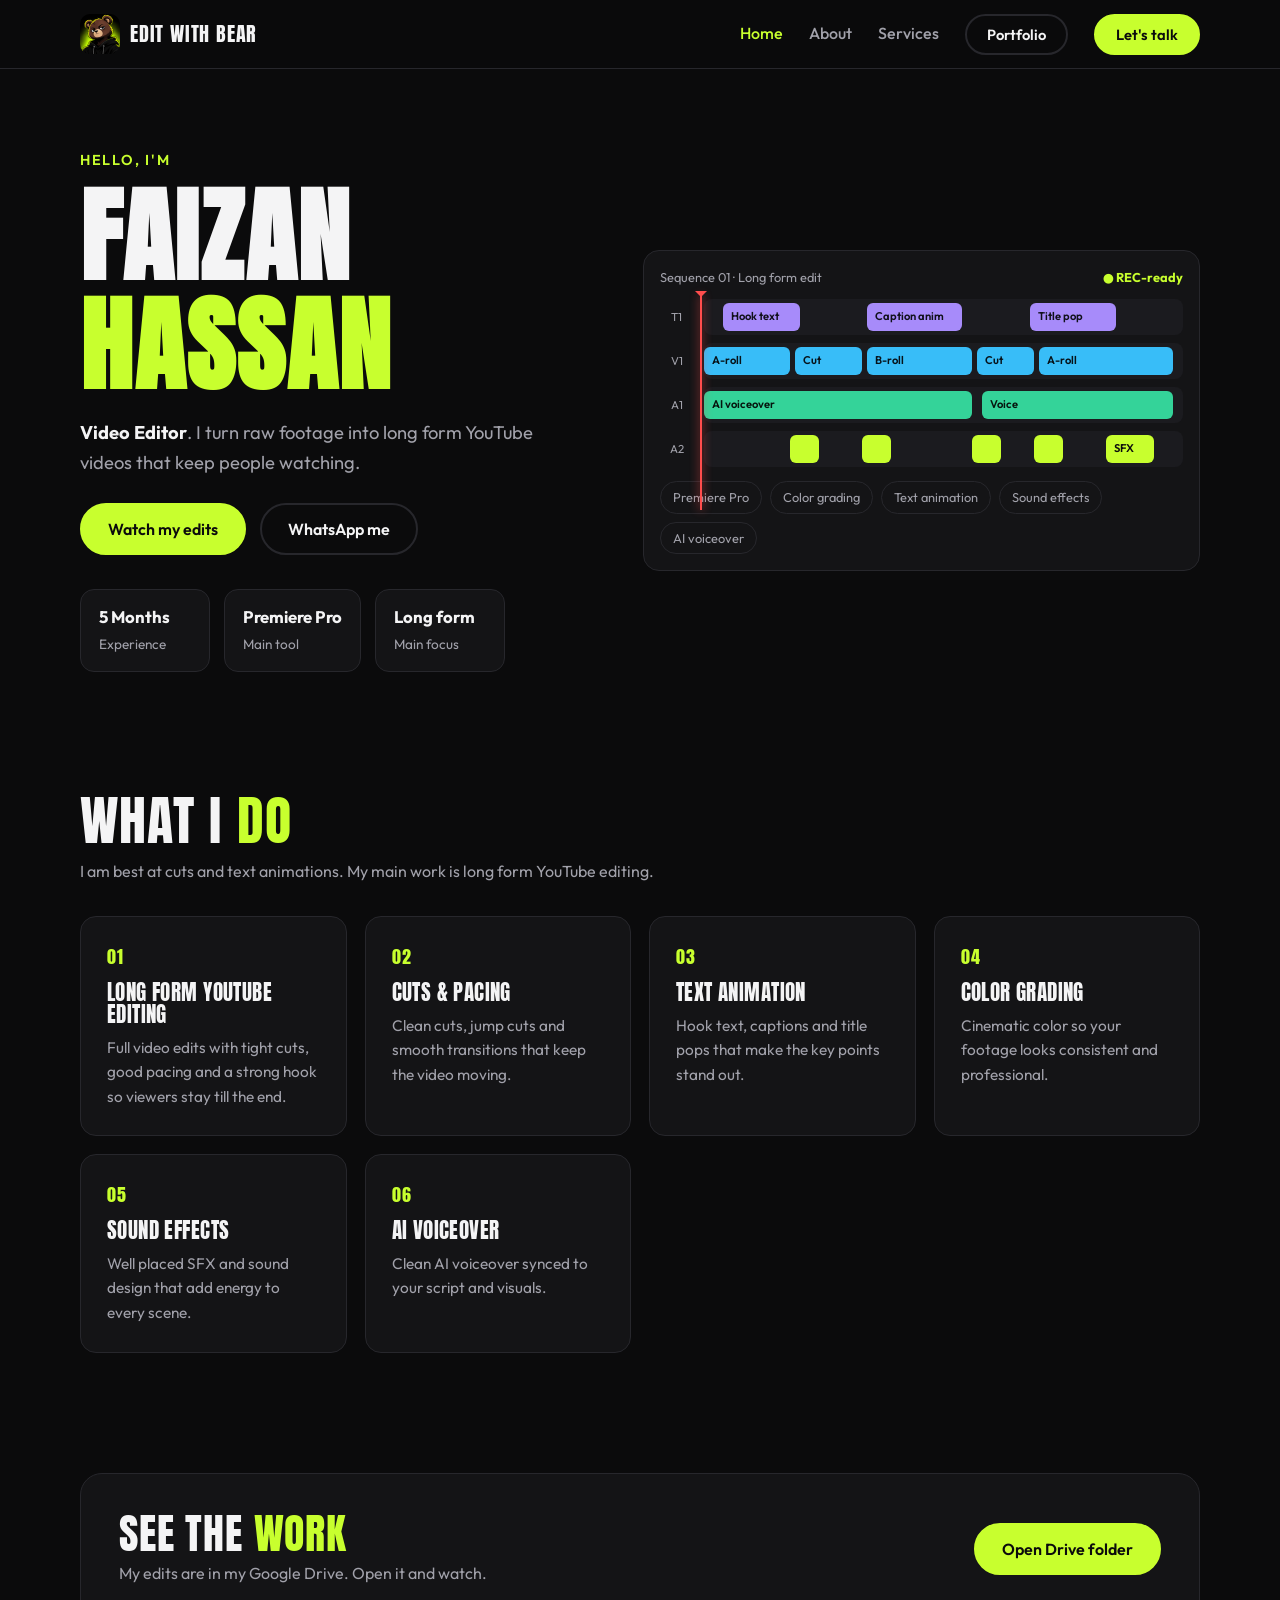
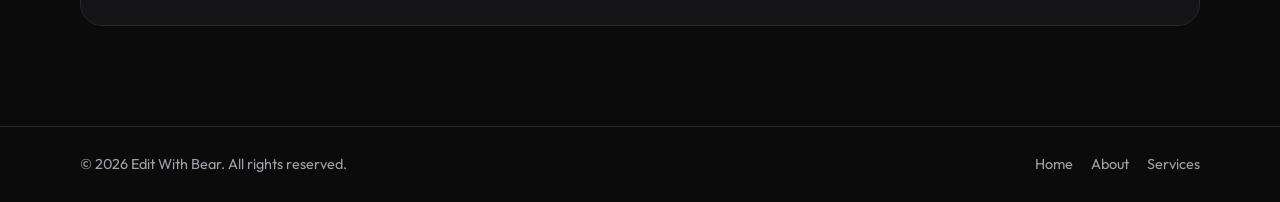
<file: index.html>
<!DOCTYPE html>
<html lang="en">
<head>
<meta charset="UTF-8">
<meta name="viewport" content="width=device-width, initial-scale=1">
<title>Edit With Bear | Faizan Hassan, Video Editor</title>
<meta name="description" content="Faizan Hassan, video editor. Long form YouTube edits, text animations, color grading and sound effects.">
<link rel="preconnect" href="https://fonts.googleapis.com"><link rel="preconnect" href="https://fonts.gstatic.com" crossorigin>
<link href="https://fonts.googleapis.com/css2?family=Anton&family=Outfit:wght@400;500;600;700&display=swap" rel="stylesheet">
<link rel="icon" type="image/png" href="favicon.png">
<link rel="stylesheet" href="style.css">
</head>
<body>
<header id="site-header"></header>
<main>
  <section class="hero">
    <div class="wrap">
      <div>
        <p class="hello">Hello, I'm</p>
        <h1><span class="ln"><b data-site="firstName">Faizan</b></span><span class="ln"><b class="lime" data-site="lastName">Hassan</b></span></h1>
        <p class="intro"><strong style="color:var(--text)" data-site="role">Video Editor</strong>. <span data-site="tagline"></span></p>
        <div class="btns">
          <a class="btn" data-link="drive" href="#">Watch my edits</a>
          <a class="btn ghost" data-link="whatsapp" href="#">WhatsApp me</a>
        </div>
        <div class="stats">
          <div class="stat"><b data-site="experience">5 Months</b><span>Experience</span></div>
          <div class="stat"><b data-site="mainTool">Premiere Pro</b><span>Main tool</span></div>
          <div class="stat"><b>Long form</b><span>Main focus</span></div>
        </div>
      </div>

      <div class="tl" aria-hidden="true" style="--w:calc(100% - 64px)">
        <div class="tl-top"><span>Sequence 01 · Long form edit</span><b>● REC-ready</b></div>
        <div class="track"><em>T1</em><div class="lane">
          <span class="clip t" style="left:4%;width:16%">Hook text</span>
          <span class="clip t" style="left:34%;width:20%">Caption anim</span>
          <span class="clip t" style="left:68%;width:18%">Title pop</span></div></div>
        <div class="track"><em>V1</em><div class="lane">
          <span class="clip v" style="left:0;width:18%">A-roll</span>
          <span class="clip v" style="left:19%;width:14%">Cut</span>
          <span class="clip v" style="left:34%;width:22%">B-roll</span>
          <span class="clip v" style="left:57%;width:12%">Cut</span>
          <span class="clip v" style="left:70%;width:28%">A-roll</span></div></div>
        <div class="track"><em>A1</em><div class="lane">
          <span class="clip a" style="left:0;width:56%">AI voiceover</span>
          <span class="clip a" style="left:58%;width:40%">Voice</span></div></div>
        <div class="track"><em>A2</em><div class="lane">
          <span class="clip s" style="left:18%;width:6%"></span><span class="clip s" style="left:33%;width:6%"></span>
          <span class="clip s" style="left:56%;width:6%"></span><span class="clip s" style="left:69%;width:6%"></span>
          <span class="clip s" style="left:84%;width:10%">SFX</span></div></div>
        <div class="playhead"></div>
        <div class="chips"><span>Premiere Pro</span><span>Color grading</span><span>Text animation</span><span>Sound effects</span><span>AI voiceover</span></div>
      </div>
    </div>
  </section>

  <section class="block">
    <div class="wrap">
      <h2 class="sec-title">What I <span class="lime">do</span></h2>
      <p class="sec-sub">I am best at cuts and text animations. My main work is long form YouTube editing.</p>
      <div class="card-grid" id="services-list"></div>
    </div>
  </section>

  <section class="block">
    <div class="wrap">
      <div class="cta">
        <div><h2>See the <span class="lime">work</span></h2><p>My edits are in my Google Drive. Open it and watch.</p></div>
        <a class="btn" data-link="drive" href="#">Open Drive folder</a>
      </div>
    </div>
  </section>
</main>
<footer id="site-footer"></footer>
<script src="config.js"></script>
<script src="main.js"></script>
</body>
</html>
</file>
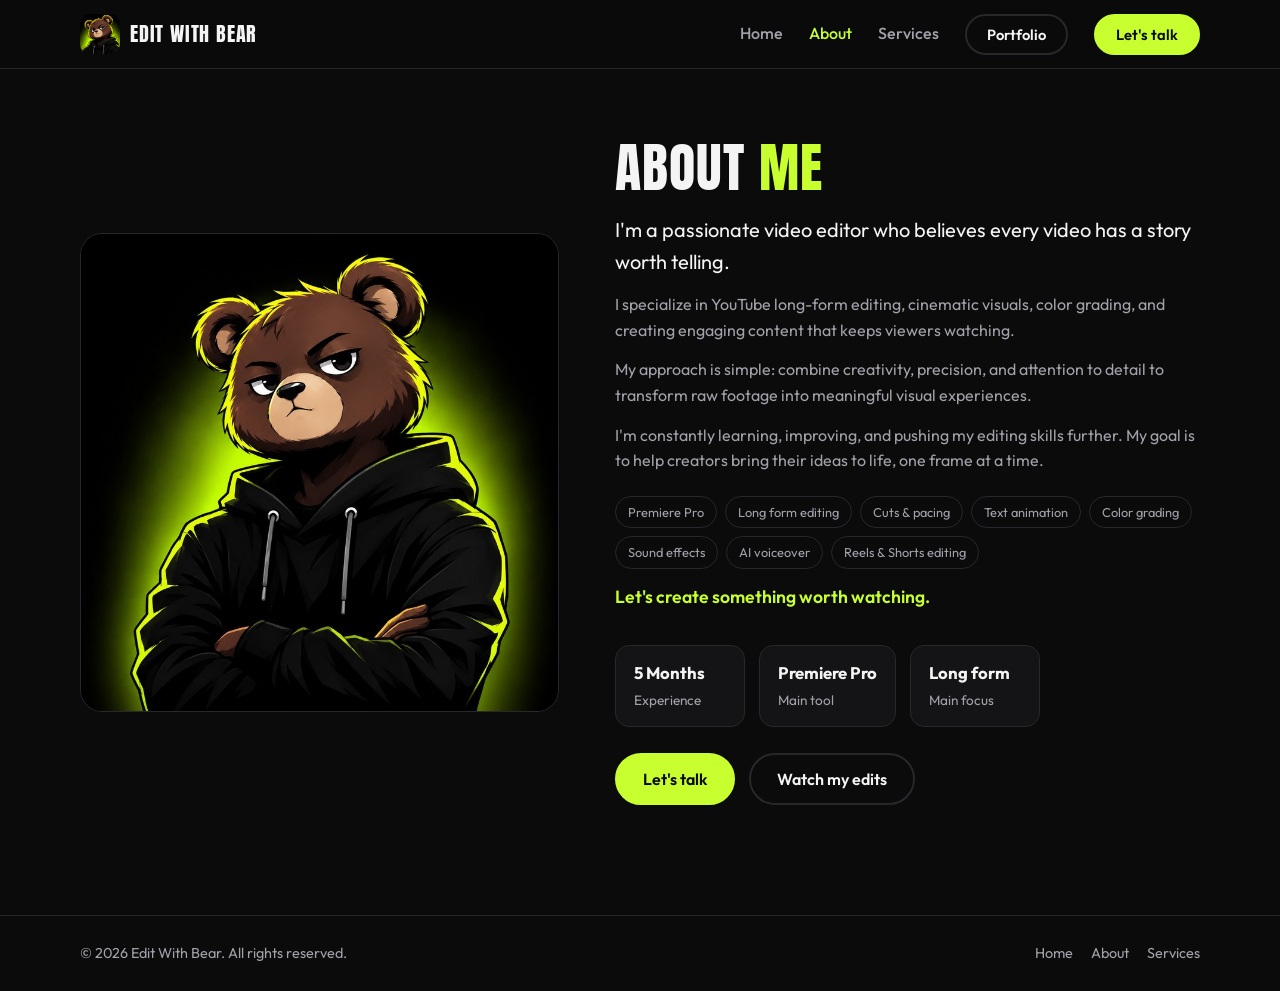
<file: about.html>
<!DOCTYPE html>
<html lang="en">
<head>
<meta charset="UTF-8">
<meta name="viewport" content="width=device-width, initial-scale=1">
<title>About | Edit With Bear</title>
<link rel="preconnect" href="https://fonts.googleapis.com"><link rel="preconnect" href="https://fonts.gstatic.com" crossorigin>
<link href="https://fonts.googleapis.com/css2?family=Anton&family=Outfit:wght@400;500;600;700&display=swap" rel="stylesheet">
<link rel="icon" type="image/png" href="favicon.png">
<link rel="stylesheet" href="style.css">
</head>
<body>
<header id="site-header"></header>
<main>
  <section class="about">
    <div class="wrap about-grid">
      <figure class="about-img">
        <img src="bear.jpg" alt="Edit With Bear mascot, a bear in a black hoodie with arms crossed" width="800" height="800">
      </figure>
      <div class="about-text">
        <h1>About <span class="lime">me</span></h1>
        <p class="lead">I'm a passionate video editor who believes every video has a story worth telling.</p>
        <p>I specialize in YouTube long-form editing, cinematic visuals, color grading, and creating engaging content that keeps viewers watching.</p>
        <p>My approach is simple: combine creativity, precision, and attention to detail to transform raw footage into meaningful visual experiences.</p>
        <p>I'm constantly learning, improving, and pushing my editing skills further. My goal is to help creators bring their ideas to life, one frame at a time.</p>
        <div class="skill-tags" id="skills-list" aria-label="My skills"></div>
        <p class="closing">Let's create something worth watching.</p>
        <div class="stats">
          <div class="stat"><b data-site="experience">5 Months</b><span>Experience</span></div>
          <div class="stat"><b data-site="mainTool">Premiere Pro</b><span>Main tool</span></div>
          <div class="stat"><b>Long form</b><span>Main focus</span></div>
        </div>
        <div class="btns">
          <button class="btn" type="button" data-contact>Let's talk</button>
          <a class="btn ghost" data-link="drive" href="#">Watch my edits</a>
        </div>
      </div>
    </div>
  </section>
</main>
<footer id="site-footer"></footer>
<script src="config.js"></script>
<script src="main.js"></script>
</body>
</html>
</file>
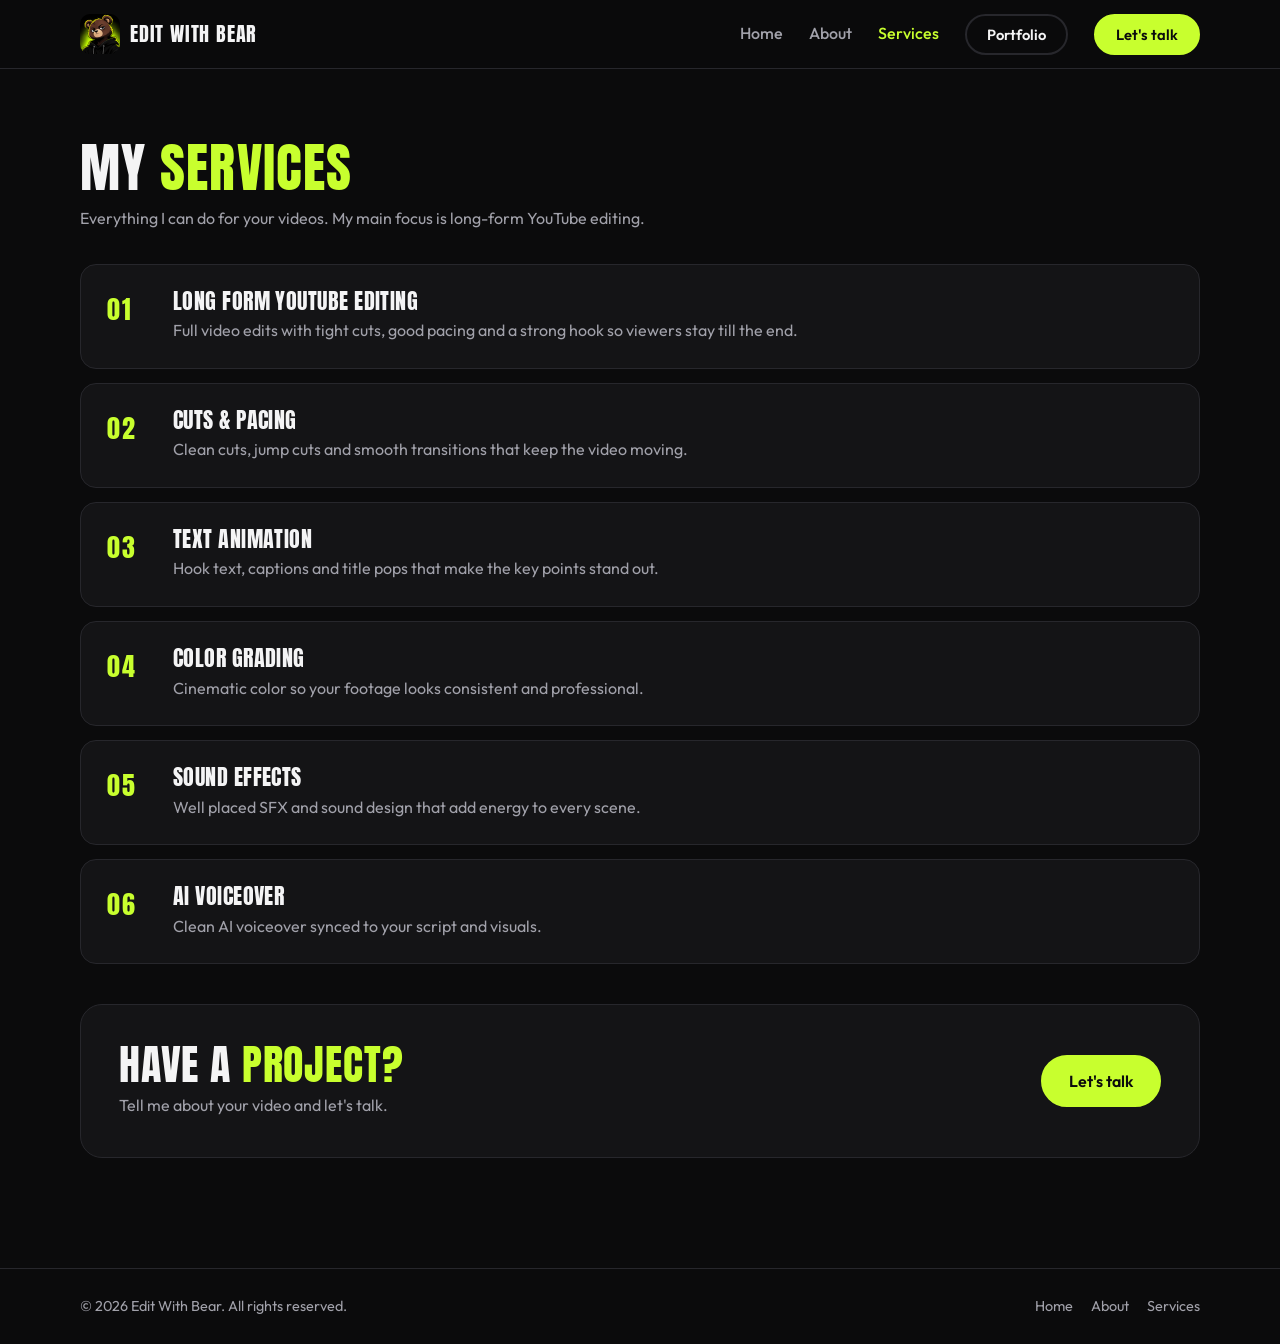
<file: services.html>
<!DOCTYPE html>
<html lang="en">
<head>
<meta charset="UTF-8">
<meta name="viewport" content="width=device-width, initial-scale=1">
<title>Services | Edit With Bear</title>
<link rel="preconnect" href="https://fonts.googleapis.com"><link rel="preconnect" href="https://fonts.gstatic.com" crossorigin>
<link href="https://fonts.googleapis.com/css2?family=Anton&family=Outfit:wght@400;500;600;700&display=swap" rel="stylesheet">
<link rel="icon" type="image/png" href="favicon.png">
<link rel="stylesheet" href="style.css">
</head>
<body>
<header id="site-header"></header>
<main>
  <section class="services-page">
    <div class="wrap">
      <h1>My <span class="lime">services</span></h1>
      <p class="sec-sub">Everything I can do for your videos. My main focus is long-form YouTube editing.</p>
      <div class="svc-list" id="services-full"></div>
      <div class="cta">
        <div><h2>Have a <span class="lime">project?</span></h2><p>Tell me about your video and let's talk.</p></div>
        <button class="btn" type="button" data-contact>Let's talk</button>
      </div>
    </div>
  </section>
</main>
<footer id="site-footer"></footer>
<script src="config.js"></script>
<script src="main.js"></script>
</body>
</html>
</file>
<file: style.css>
:root{
  --bg:#0b0b0c; --panel:#141416; --panel2:#1b1b1f; --line:#27272c;
  --text:#f4f4f5; --muted:#a1a1aa; --lime:#c8ff2e; --lime-ink:#0b0b0c;
  --radius:16px;
}
*{box-sizing:border-box;margin:0;padding:0}
html{scroll-behavior:smooth}
body{background:var(--bg);color:var(--text);font-family:"Outfit",system-ui,sans-serif;line-height:1.6;-webkit-font-smoothing:antialiased}
img{max-width:100%;display:block}
a{color:inherit;text-decoration:none}
.wrap{width:min(1120px,100% - 40px);margin-inline:auto}
.lime{color:var(--lime)}
h1,h2,h3{font-family:"Anton","Outfit",sans-serif;font-weight:400;letter-spacing:.02em;line-height:1.05;text-transform:uppercase}

/* Header */
#site-header{position:sticky;top:0;z-index:50;background:rgba(11,11,12,.85);backdrop-filter:blur(12px);border-bottom:1px solid var(--line)}
.bar{display:flex;align-items:center;justify-content:space-between;height:68px}
.brand{display:flex;align-items:center;gap:10px;font-family:"Anton",sans-serif;font-size:1.25rem;letter-spacing:.04em;text-transform:uppercase}
.brand img{width:40px;height:40px;border-radius:10px;object-fit:cover}
.nav{display:flex;align-items:center;gap:26px}
.nav a:not(.btn){color:var(--muted);font-weight:500;transition:color .2s}
.nav a:not(.btn):hover,.nav a.active{color:var(--lime)}
.menu-btn{display:none;background:none;border:1px solid var(--line);color:var(--text);font-size:1.4rem;width:42px;height:42px;border-radius:10px;cursor:pointer}

/* Buttons */
.btn{display:inline-flex;align-items:center;justify-content:center;padding:14px 26px;border-radius:999px;border:2px solid var(--lime);background:var(--lime);color:var(--lime-ink);font:600 1rem "Outfit",sans-serif;cursor:pointer;transition:transform .15s,box-shadow .2s,background .2s}
.btn:hover{transform:translateY(-2px);box-shadow:0 8px 24px rgba(200,255,46,.25)}
.btn.ghost{background:transparent;color:var(--text);border-color:var(--line)}
.btn.ghost:hover{border-color:var(--lime);color:var(--lime);box-shadow:none}
.btn.small{padding:9px 20px;font-size:.92rem}
.btns{display:flex;flex-wrap:wrap;gap:14px;margin-top:26px}

/* Hero */
.hero{padding:80px 0 60px}
.hero .wrap{display:grid;grid-template-columns:1fr 1.1fr;gap:56px;align-items:center}
.hello{color:var(--lime);font-weight:600;letter-spacing:.12em;text-transform:uppercase;font-size:.9rem}
.hero h1{font-size:clamp(3.4rem,9vw,6.5rem);margin:10px 0 18px}
.hero h1 .ln{display:block}
.intro{color:var(--muted);font-size:1.15rem;max-width:520px}
.stats{display:flex;flex-wrap:wrap;gap:14px;margin-top:34px}
.stat{background:var(--panel);border:1px solid var(--line);border-radius:14px;padding:14px 18px;min-width:130px}
.stat b{display:block;font-size:1.05rem}
.stat span{color:var(--muted);font-size:.85rem}

/* Timeline mock */
.tl{position:relative;background:var(--panel);border:1px solid var(--line);border-radius:var(--radius);padding:16px;overflow:hidden}
.tl-top{display:flex;justify-content:space-between;font-size:.8rem;color:var(--muted);margin-bottom:12px}
.tl-top b{color:var(--lime)}
.track{display:flex;align-items:center;gap:10px;margin-bottom:8px}
.track em{width:34px;flex:none;font-style:normal;font-size:.72rem;color:var(--muted);text-align:center}
.lane{position:relative;flex:1;height:36px;background:var(--panel2);border-radius:8px}
.clip{position:absolute;top:4px;bottom:4px;border-radius:6px;font-size:.7rem;font-weight:600;display:flex;align-items:center;padding:0 8px;overflow:hidden;white-space:nowrap}
.clip.t{background:#a78bfa;color:#10101a}
.clip.v{background:#38bdf8;color:#07131a}
.clip.a{background:#34d399;color:#06150e}
.clip.s{background:var(--lime);color:var(--lime-ink)}
.playhead{position:absolute;top:44px;bottom:60px;left:56px;width:2px;background:#ff4d4d;box-shadow:0 0 10px #ff4d4d;animation:play 7s linear infinite}
.playhead::before{content:"";position:absolute;top:-4px;left:-5px;border:6px solid transparent;border-top-color:#ff4d4d}
@keyframes play{from{left:56px}to{left:calc(100% - 20px)}}
.chips{display:flex;flex-wrap:wrap;gap:8px;margin-top:14px}
.chips span,.skill-tags span{border:1px solid var(--line);border-radius:999px;padding:5px 12px;font-size:.8rem;color:var(--muted)}

/* Sections */
.block{padding:60px 0}
.sec-title,.services-page h1,.about h1{font-size:clamp(2.2rem,5vw,3.4rem)}
.sec-sub{color:var(--muted);margin:10px 0 32px;max-width:620px}
.card-grid{display:grid;grid-template-columns:repeat(auto-fit,minmax(260px,1fr));gap:18px}
.card{background:var(--panel);border:1px solid var(--line);border-radius:var(--radius);padding:26px;transition:transform .2s,border-color .2s}
.card:hover{transform:translateY(-4px);border-color:var(--lime)}
.card h3{font-size:1.3rem;margin:10px 0}
.card p{color:var(--muted);font-size:.96rem}
.num{font-family:"Anton",sans-serif;color:var(--lime);font-size:1.1rem;letter-spacing:.08em}

/* CTA */
.cta{display:flex;flex-wrap:wrap;gap:20px;align-items:center;justify-content:space-between;background:var(--panel);border:1px solid var(--line);border-radius:22px;padding:38px}
.cta h2{font-size:clamp(1.8rem,4vw,2.6rem)}
.cta p{color:var(--muted);margin-top:6px}

/* About */
.about{padding:70px 0}
.about-grid{display:grid;grid-template-columns:.9fr 1.1fr;gap:56px;align-items:center}
.about-img img{border-radius:22px;border:1px solid var(--line);width:100%;height:auto;aspect-ratio:1/1;object-fit:cover}
.about-text p{color:var(--muted);margin-top:14px}
.about-text .lead{color:var(--text);font-size:1.25rem;margin-top:18px}
.skill-tags{display:flex;flex-wrap:wrap;gap:8px;margin-top:22px}
.closing{color:var(--lime)!important;font-weight:600;font-size:1.1rem}

/* Services page */
.services-page{padding:70px 0}
.svc-list{display:grid;gap:14px;margin-bottom:40px}
.svc{display:flex;gap:22px;align-items:flex-start;background:var(--panel);border:1px solid var(--line);border-radius:var(--radius);padding:24px 26px;transition:border-color .2s}
.svc:hover{border-color:var(--lime)}
.svc .num{font-size:1.6rem;min-width:44px}
.svc h3{font-size:1.4rem;margin-bottom:6px}
.svc p{color:var(--muted)}

/* Footer */
#site-footer{border-top:1px solid var(--line);margin-top:40px}
.foot{display:flex;flex-wrap:wrap;gap:12px;justify-content:space-between;padding:26px 0;color:var(--muted);font-size:.9rem}
.foot-links{display:flex;gap:18px}
.foot-links a:hover{color:var(--lime)}

/* Popup */
.modal{position:fixed;inset:0;z-index:100;background:rgba(0,0,0,.7);display:none;align-items:center;justify-content:center;padding:20px}
.modal.show{display:flex}
.modal-box{position:relative;background:var(--panel);border:1px solid var(--line);border-radius:22px;padding:36px;max-width:440px;width:100%}
.modal-box h2{font-size:2rem}
.modal-box p{color:var(--muted);margin-top:8px}
.modal-x{position:absolute;top:10px;right:14px;background:none;border:0;color:var(--muted);font-size:1.8rem;cursor:pointer}

/* Mobile */
@media (max-width:860px){
  .hero .wrap,.about-grid{grid-template-columns:1fr;gap:36px}
  .hero{padding-top:50px}
  .menu-btn{display:block}
  .nav{display:none;position:absolute;left:0;right:0;top:68px;flex-direction:column;align-items:flex-start;gap:16px;background:var(--bg);border-bottom:1px solid var(--line);padding:20px}
  #site-header.open .nav{display:flex}
  .cta{padding:26px}
}
@media (prefers-reduced-motion:reduce){.playhead{animation:none}.btn,.card{transition:none}}
</file>
